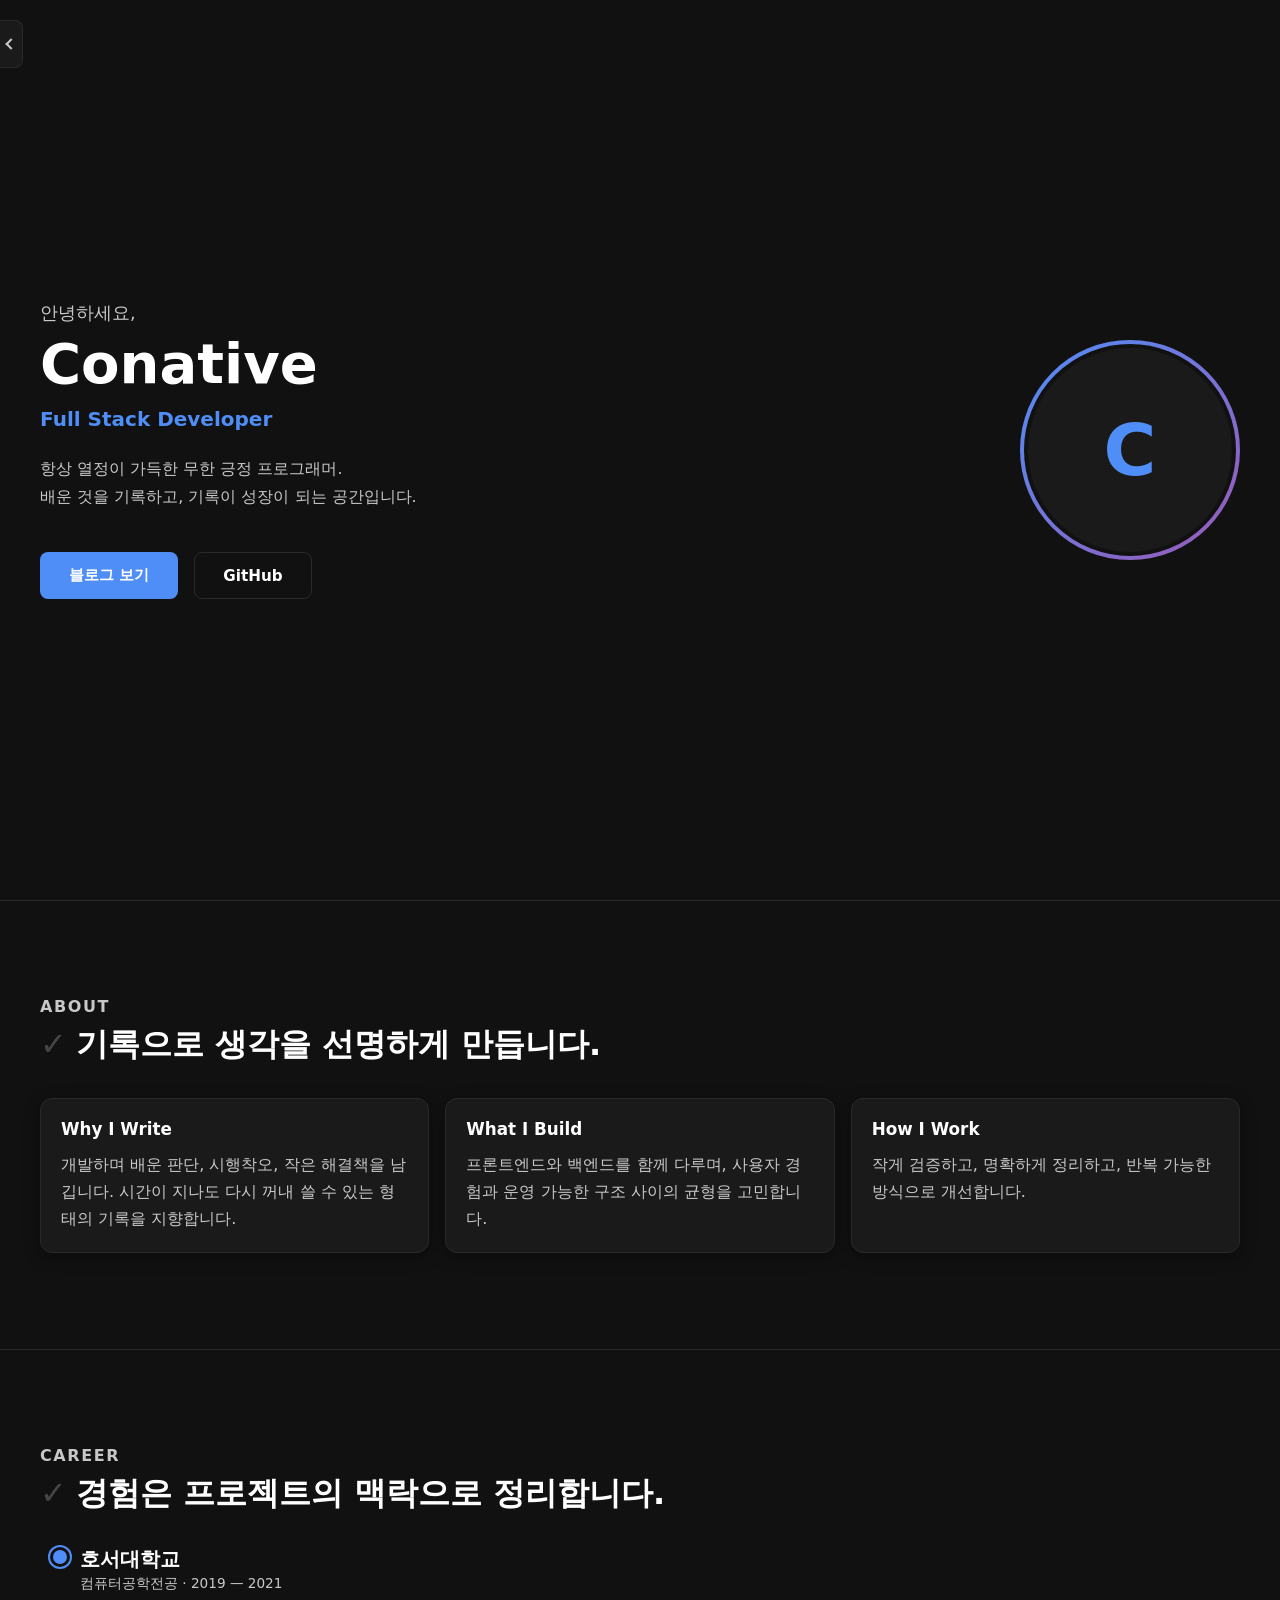
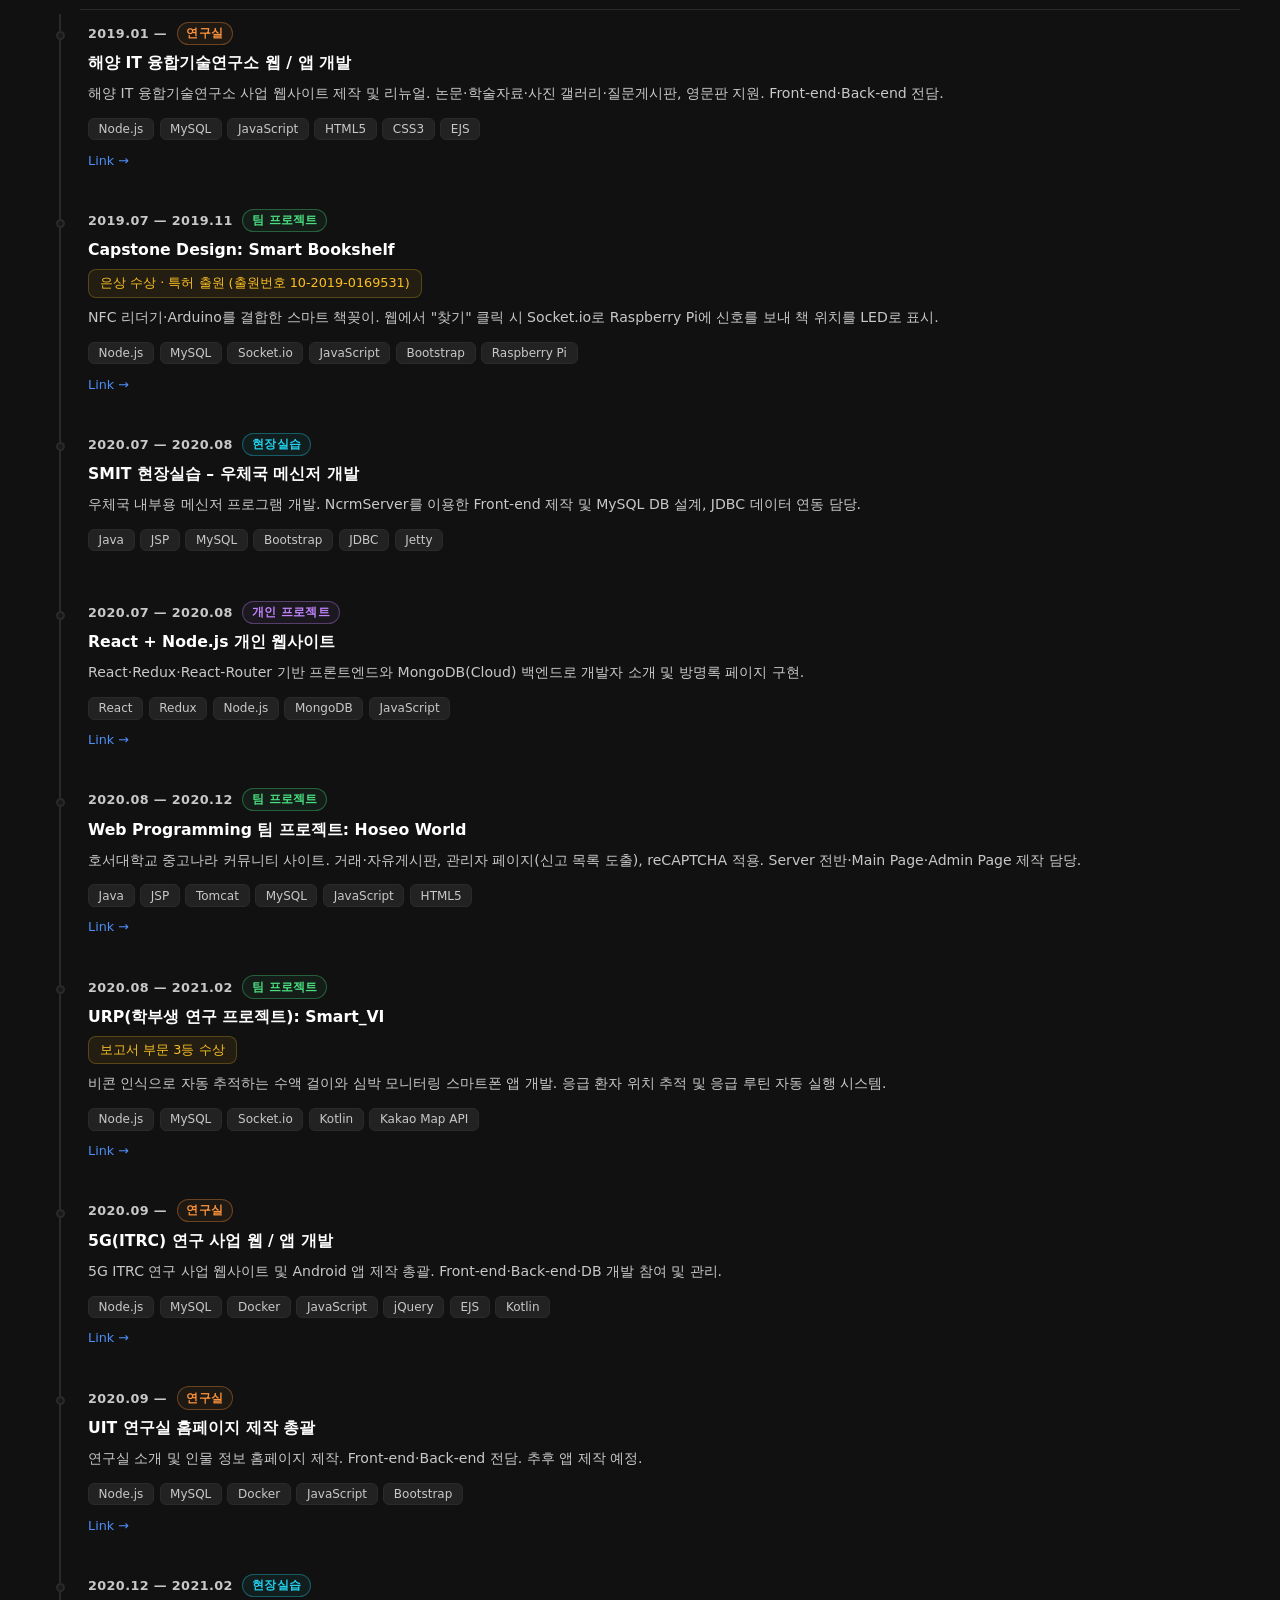
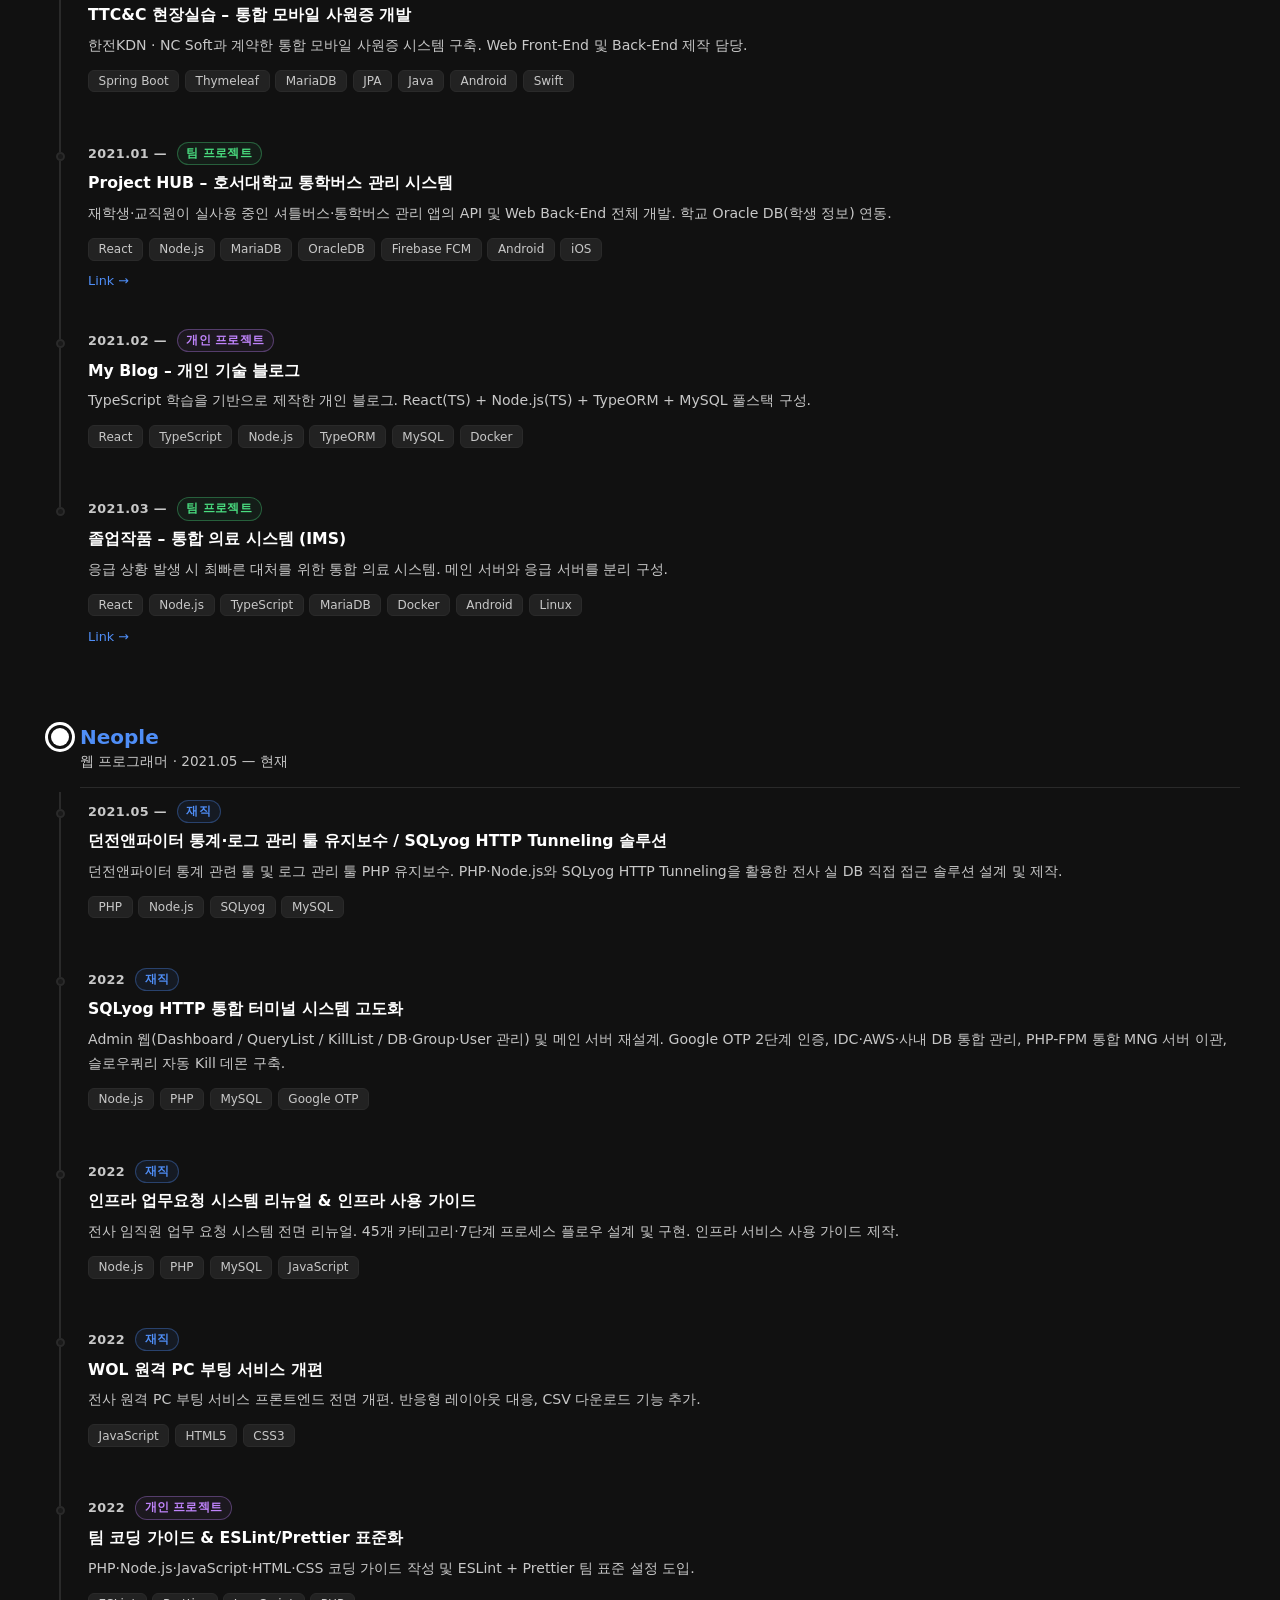
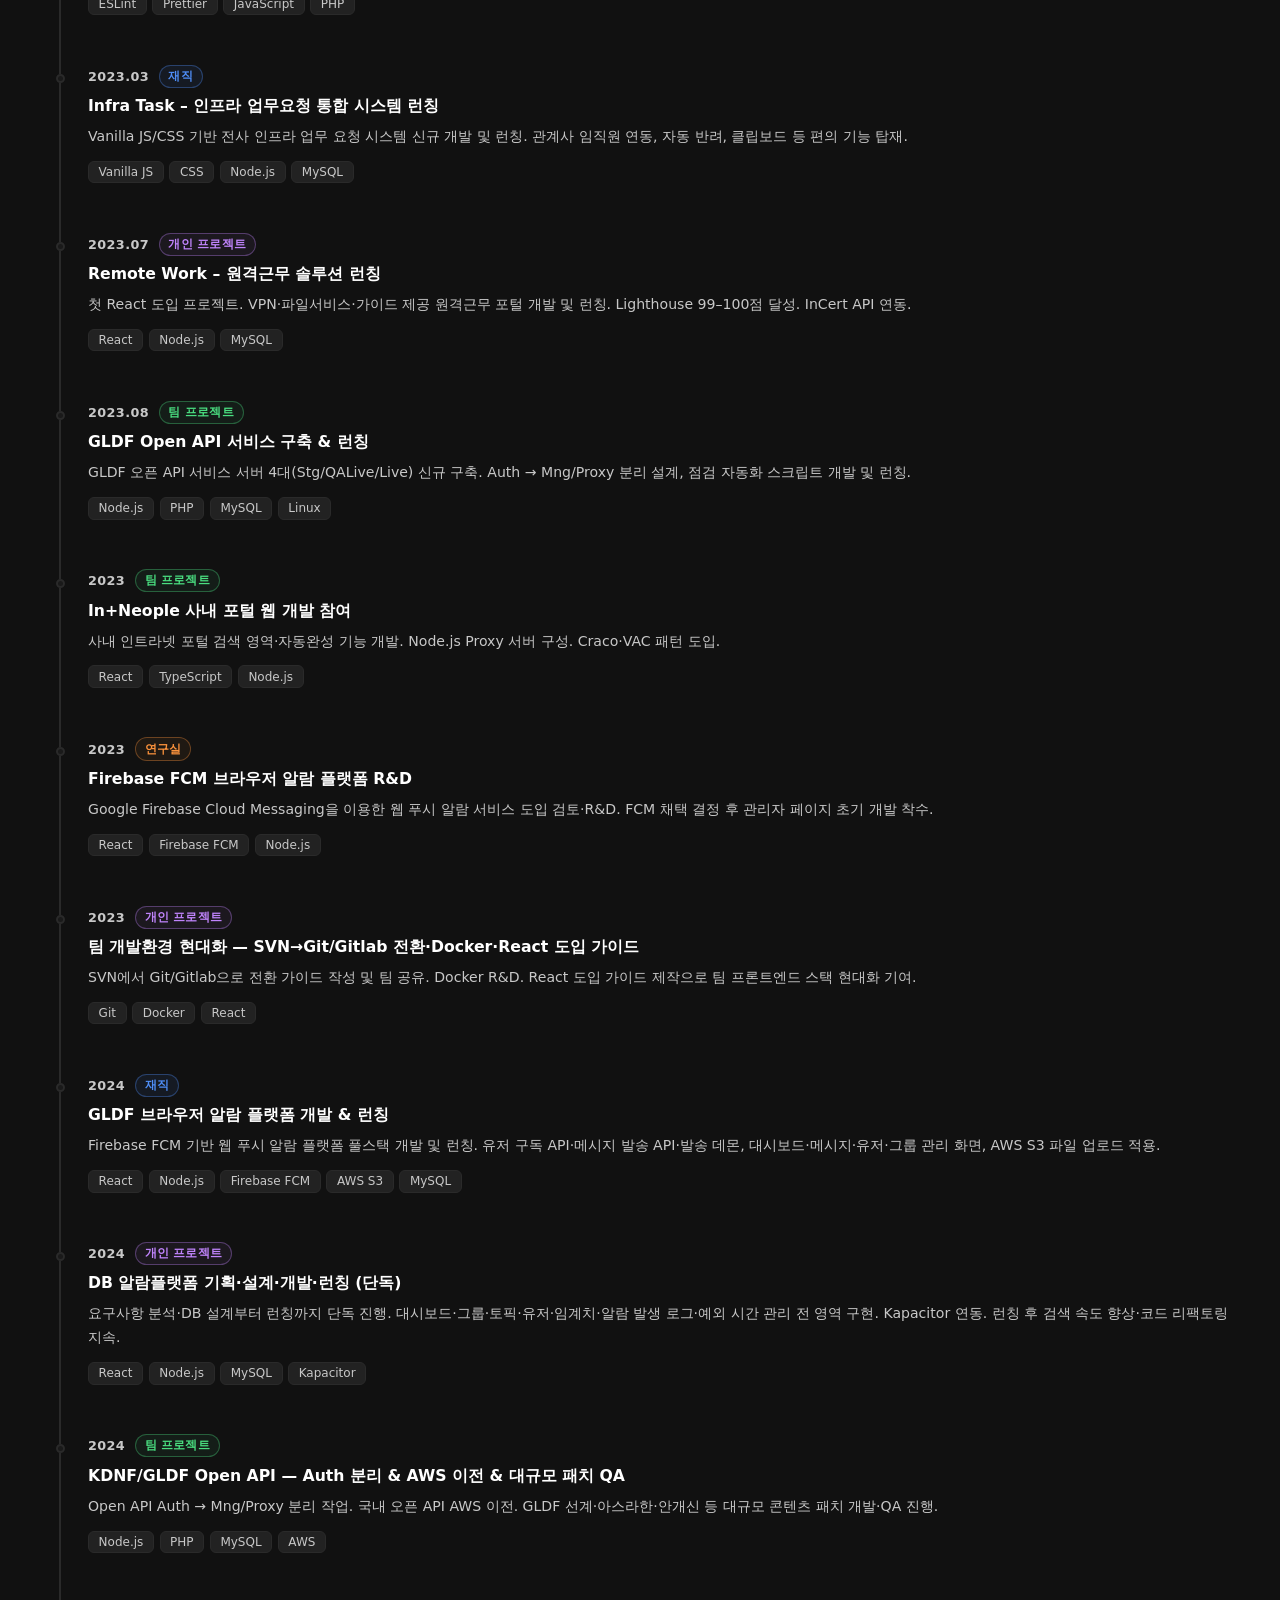
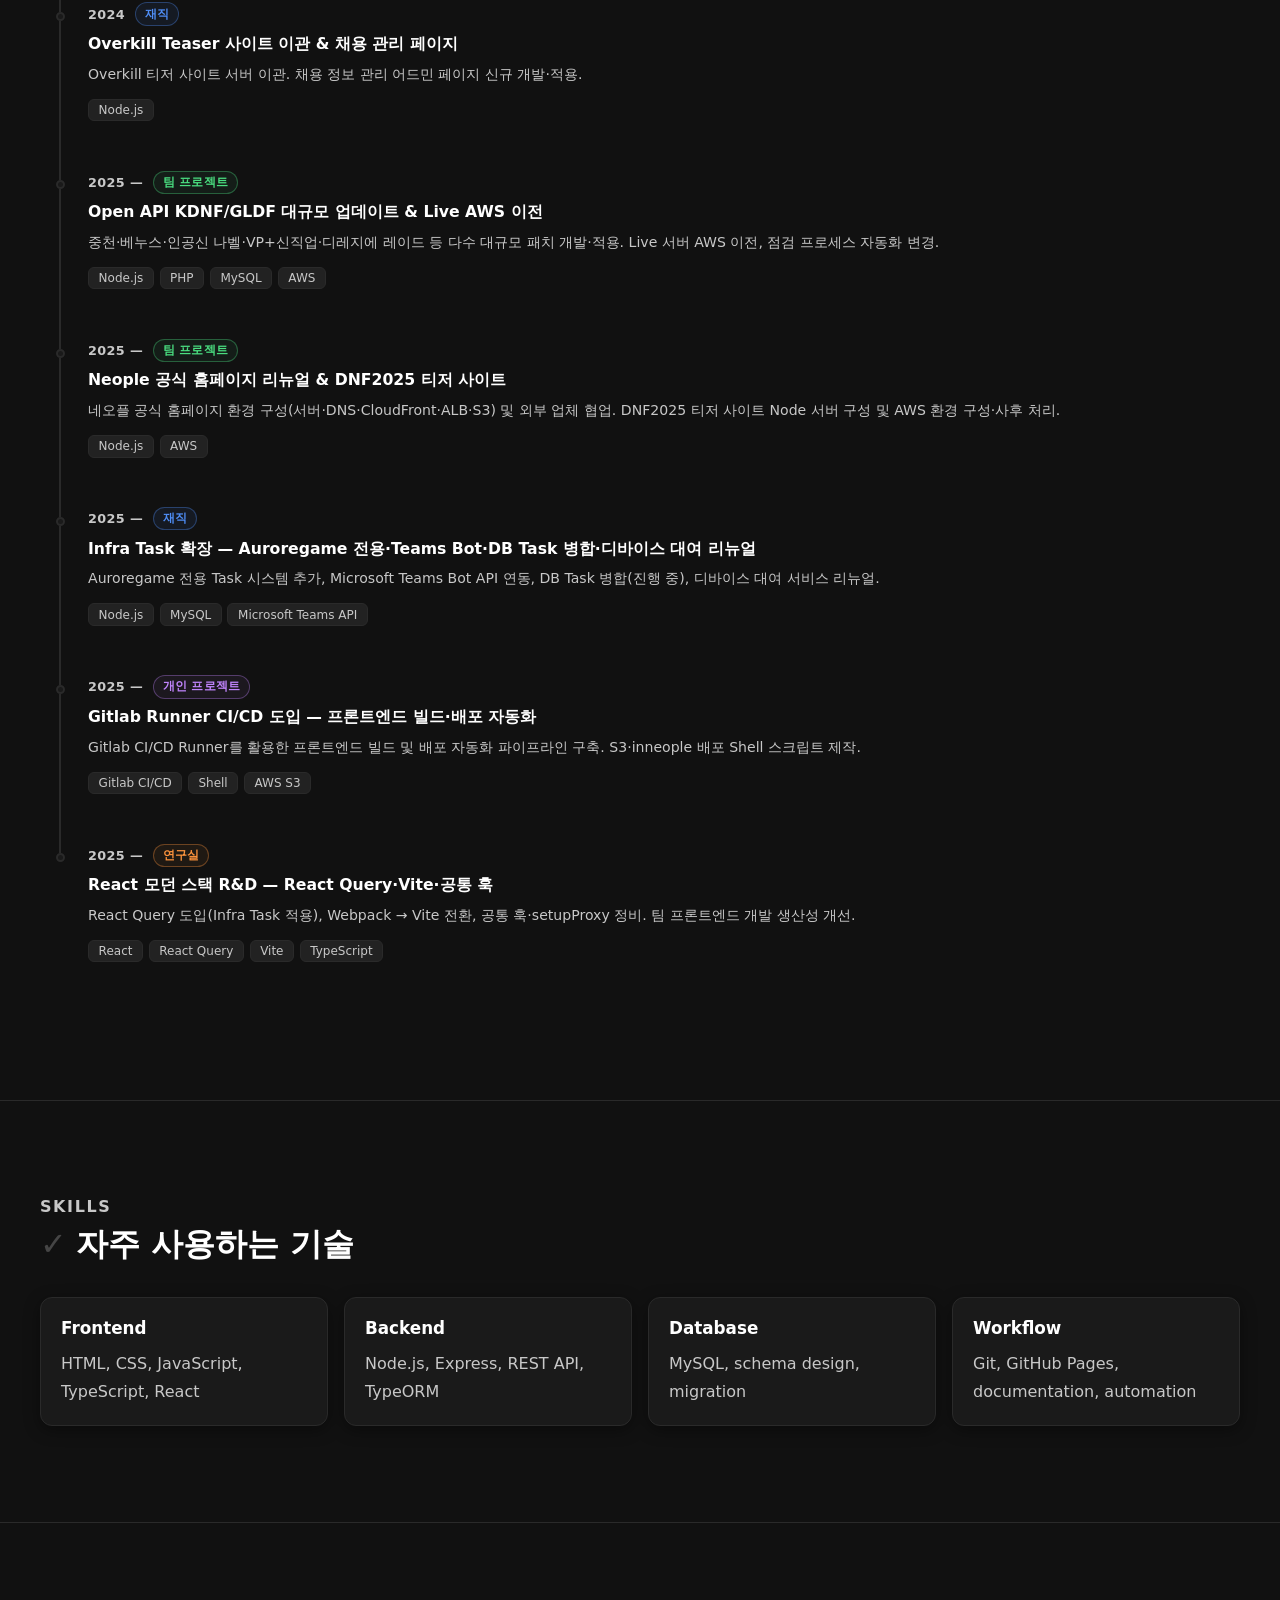
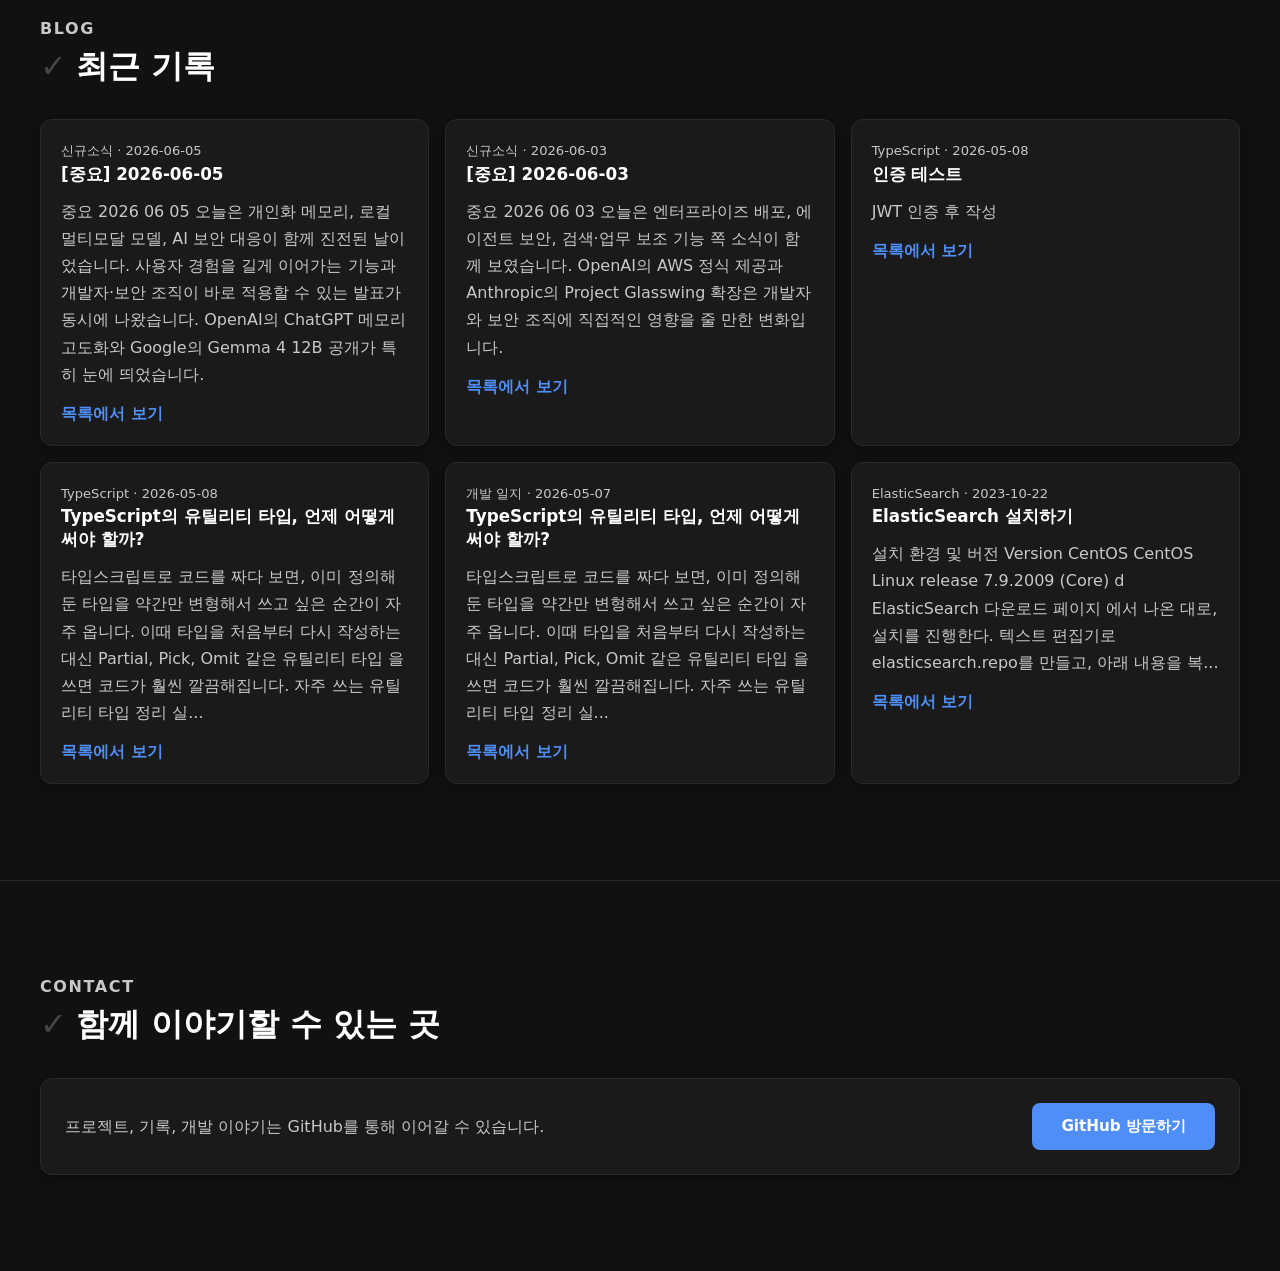
<file: index.html>
<!doctype html>
<html lang="ko">
<head>
    <meta charset="utf-8">
    <meta name="viewport" content="width=device-width, initial-scale=1">
    <meta name="description" content="Conative personal blog and portfolio">
    <title>Conative Blog</title>
    <link rel="stylesheet" href="assets/css/style.css?v=20260603-001">
</head>
<body>
    <nav class="main-navigation" id="site-navigation" aria-label="Primary navigation">
        <button class="expand-btn" id="nav-toggle" type="button" aria-label="메뉴 열고 닫기"></button>

        <section class="user-profile" aria-label="Profile">
            <a class="profile-avatar" href="#home" aria-label="홈으로 이동">C</a>
            <h2>Conative</h2>
            <p>기록하며 성장하는 개발자</p>
            <div class="profile-links">
                <a href="https://github.com/Positive-Conative" target="_blank" rel="noreferrer" aria-label="GitHub">GH</a>
                <a href="#contact" aria-label="Contact">CT</a>
            </div>
        </section>

        <hr class="nav-divider">

        <p class="nav-section-label">Categories</p>
        <div class="nav-body">
            <a href="#home" class="nav-link active">Home</a>
            <a href="#about" class="nav-link">About</a>
            <a href="#career" class="nav-link">Career</a>
            <a href="#skills" class="nav-link">Skills</a>
            <a href="blog/" class="nav-link">Blog</a>
            <a href="#contact" class="nav-link">Contact</a>
        </div>

        <button class="theme-toggle-btn" id="theme-toggle" type="button" aria-label="테마 전환">
            <span class="theme-toggle-icon" aria-hidden="true"></span>
            <span class="theme-toggle-label">Light Mode</span>
        </button>

        <footer class="nav-footer">&copy; <span id="current-year">2026</span> Conative</footer>
    </nav>

    <div class="nav-backdrop" id="nav-backdrop" hidden></div>

    <main class="container">
        <section class="hero-section reveal-section" id="home">
            <div class="hero-content">
                <div class="hero-text">
                    <p class="hero-greeting reveal" data-delay="0">안녕하세요,</p>
                    <h1 class="hero-name reveal" data-delay="1">Conative</h1>
                    <p class="hero-title reveal" data-delay="2">Full Stack Developer</p>
                    <p class="hero-desc reveal" data-delay="3">
                        항상 열정이 가득한 무한 긍정 프로그래머.<br>
                        배운 것을 기록하고, 기록이 성장이 되는 공간입니다.
                    </p>
                    <div class="hero-btns reveal" data-delay="4">
                        <a class="btn btn-primary" href="blog/">블로그 보기</a>
                        <a class="btn btn-secondary" href="https://github.com/Positive-Conative" target="_blank" rel="noreferrer">GitHub</a>
                    </div>
                </div>
                <div class="hero-image reveal" data-delay="5" aria-hidden="true">
                    <div class="hero-image-ring">
                        <div class="hero-profile-img">C</div>
                    </div>
                </div>
            </div>
        </section>

        <section class="content-section reveal-section" id="about">
            <div class="section-heading">
                <p>About</p>
                <h2>기록으로 생각을 선명하게 만듭니다.</h2>
            </div>
            <div class="about-grid">
                <article class="info-card">
                    <h3>Why I Write</h3>
                    <p>개발하며 배운 판단, 시행착오, 작은 해결책을 남깁니다. 시간이 지나도 다시 꺼내 쓸 수 있는 형태의 기록을 지향합니다.</p>
                </article>
                <article class="info-card">
                    <h3>What I Build</h3>
                    <p>프론트엔드와 백엔드를 함께 다루며, 사용자 경험과 운영 가능한 구조 사이의 균형을 고민합니다.</p>
                </article>
                <article class="info-card">
                    <h3>How I Work</h3>
                    <p>작게 검증하고, 명확하게 정리하고, 반복 가능한 방식으로 개선합니다.</p>
                </article>
            </div>
        </section>

        <section class="content-section reveal-section" id="career">
            <div class="section-heading">
                <p>Career</p>
                <h2>경험은 프로젝트의 맥락으로 정리합니다.</h2>
            </div>
            <div class="history-list" id="career-list" aria-live="polite">
                <div class="post-card-empty">연혁을 불러오는 중입니다.</div>
            </div>
        </section>

        <section class="content-section reveal-section" id="skills">
            <div class="section-heading">
                <p>Skills</p>
                <h2>자주 사용하는 기술</h2>
            </div>
            <div class="skill-grid">
                <article class="skill-card">
                    <h3>Frontend</h3>
                    <p>HTML, CSS, JavaScript, TypeScript, React</p>
                </article>
                <article class="skill-card">
                    <h3>Backend</h3>
                    <p>Node.js, Express, REST API, TypeORM</p>
                </article>
                <article class="skill-card">
                    <h3>Database</h3>
                    <p>MySQL, schema design, migration</p>
                </article>
                <article class="skill-card">
                    <h3>Workflow</h3>
                    <p>Git, GitHub Pages, documentation, automation</p>
                </article>
            </div>
        </section>

        <section class="content-section reveal-section" id="blog">
            <div class="section-heading">
                <p>Blog</p>
                <h2>최근 기록</h2>
            </div>
            <div class="post-grid" id="recent-posts" aria-live="polite">
                <div class="post-card-empty">최근 글을 불러오는 중입니다.</div>
            </div>
        </section>

        <section class="content-section contact-section reveal-section" id="contact">
            <div class="section-heading">
                <p>Contact</p>
                <h2>함께 이야기할 수 있는 곳</h2>
            </div>
            <div class="contact-panel">
                <p>프로젝트, 기록, 개발 이야기는 GitHub를 통해 이어갈 수 있습니다.</p>
                <a class="btn btn-primary" href="https://github.com/Positive-Conative" target="_blank" rel="noreferrer">GitHub 방문하기</a>
            </div>
        </section>
    </main>

    <script src="assets/js/site-data.js?v=20260603-001"></script>
    <script src="assets/js/career.js?v=20260603-001"></script>
    <script src="assets/js/main.js?v=20260603-001"></script>
</body>
</html>
</file>
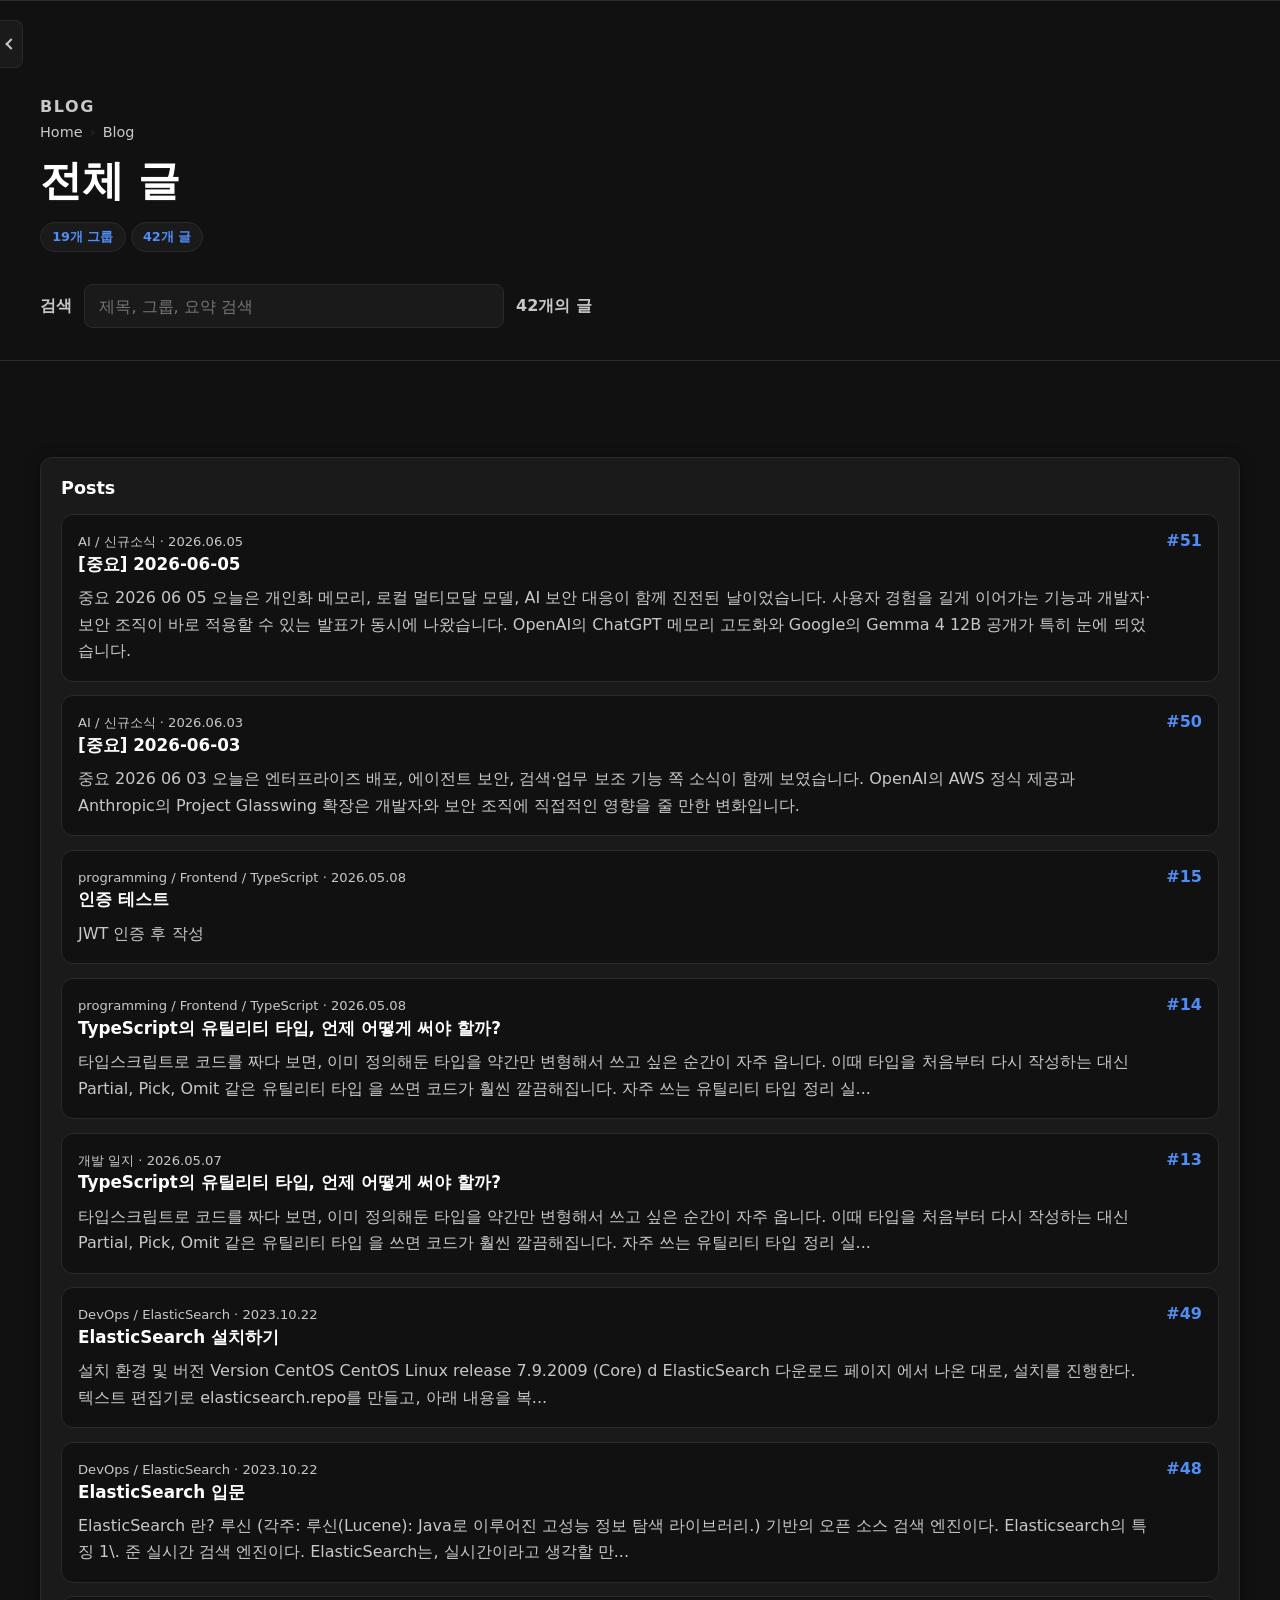
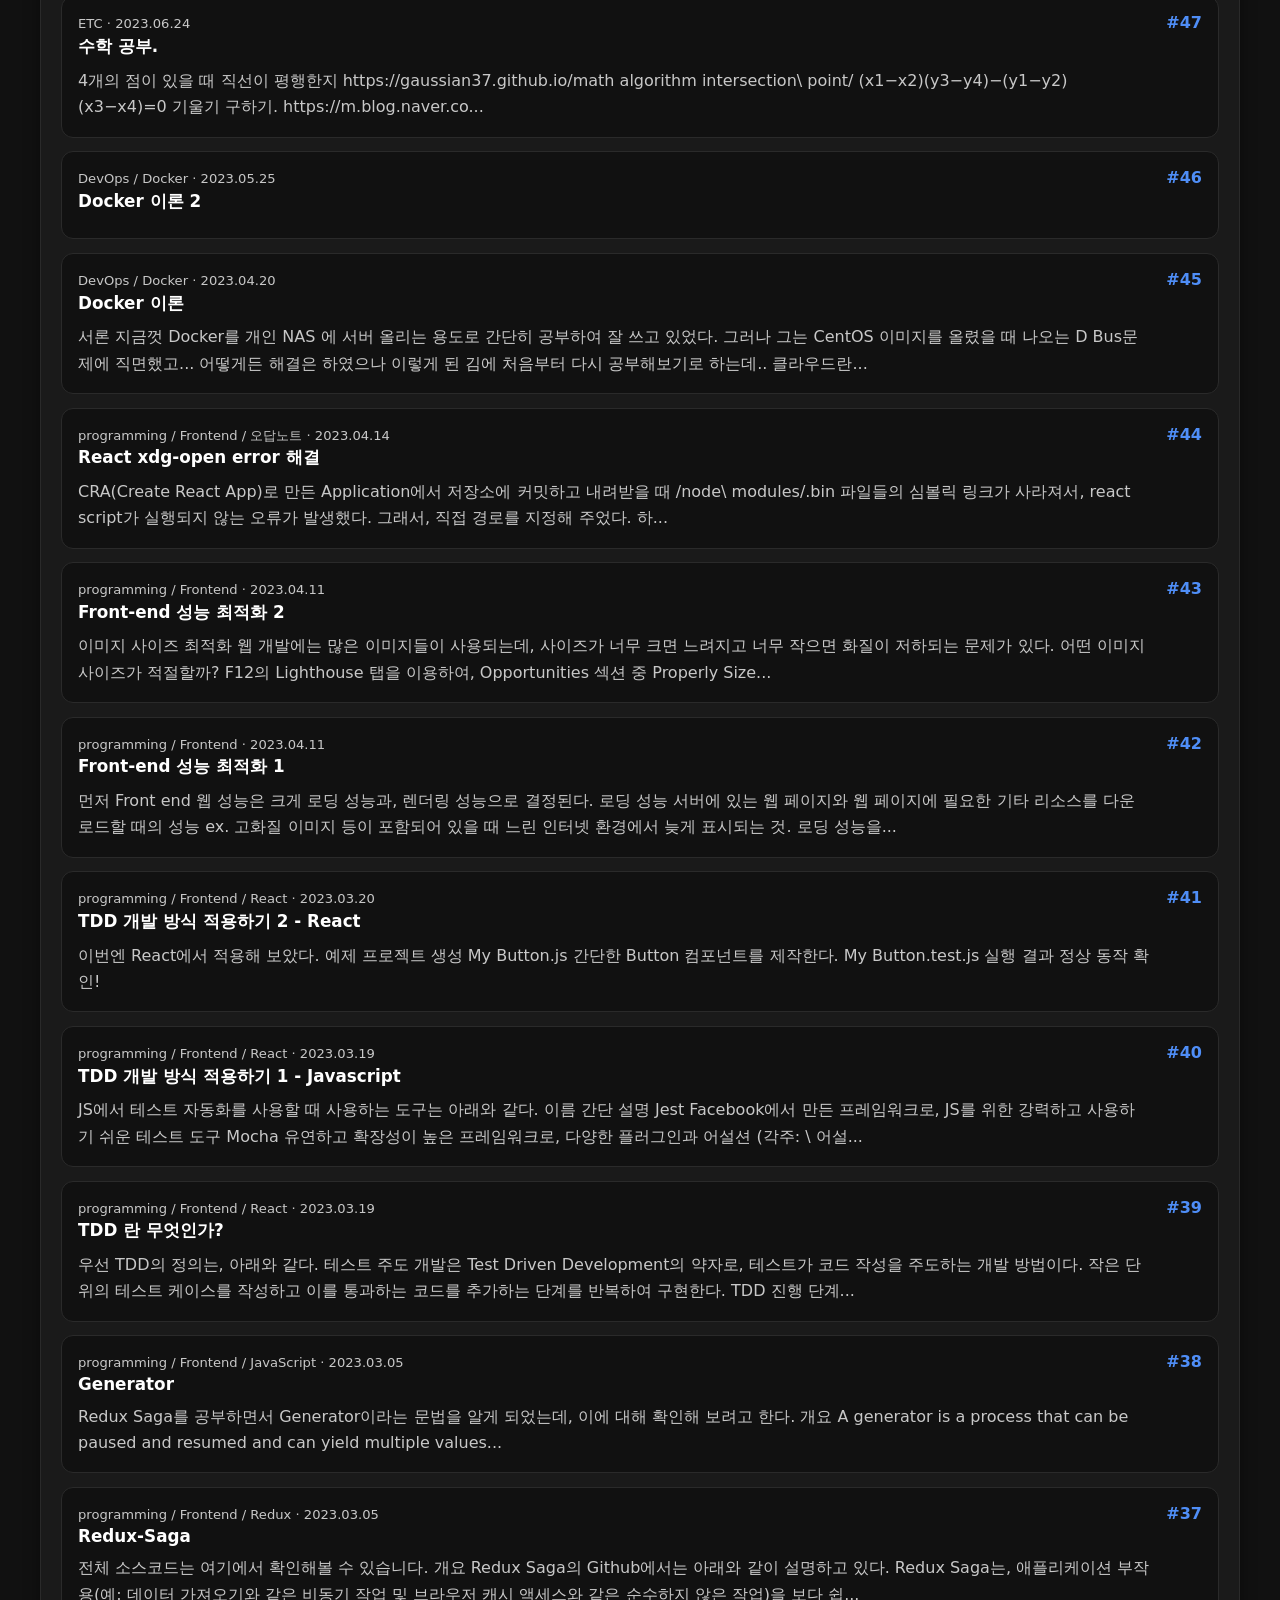
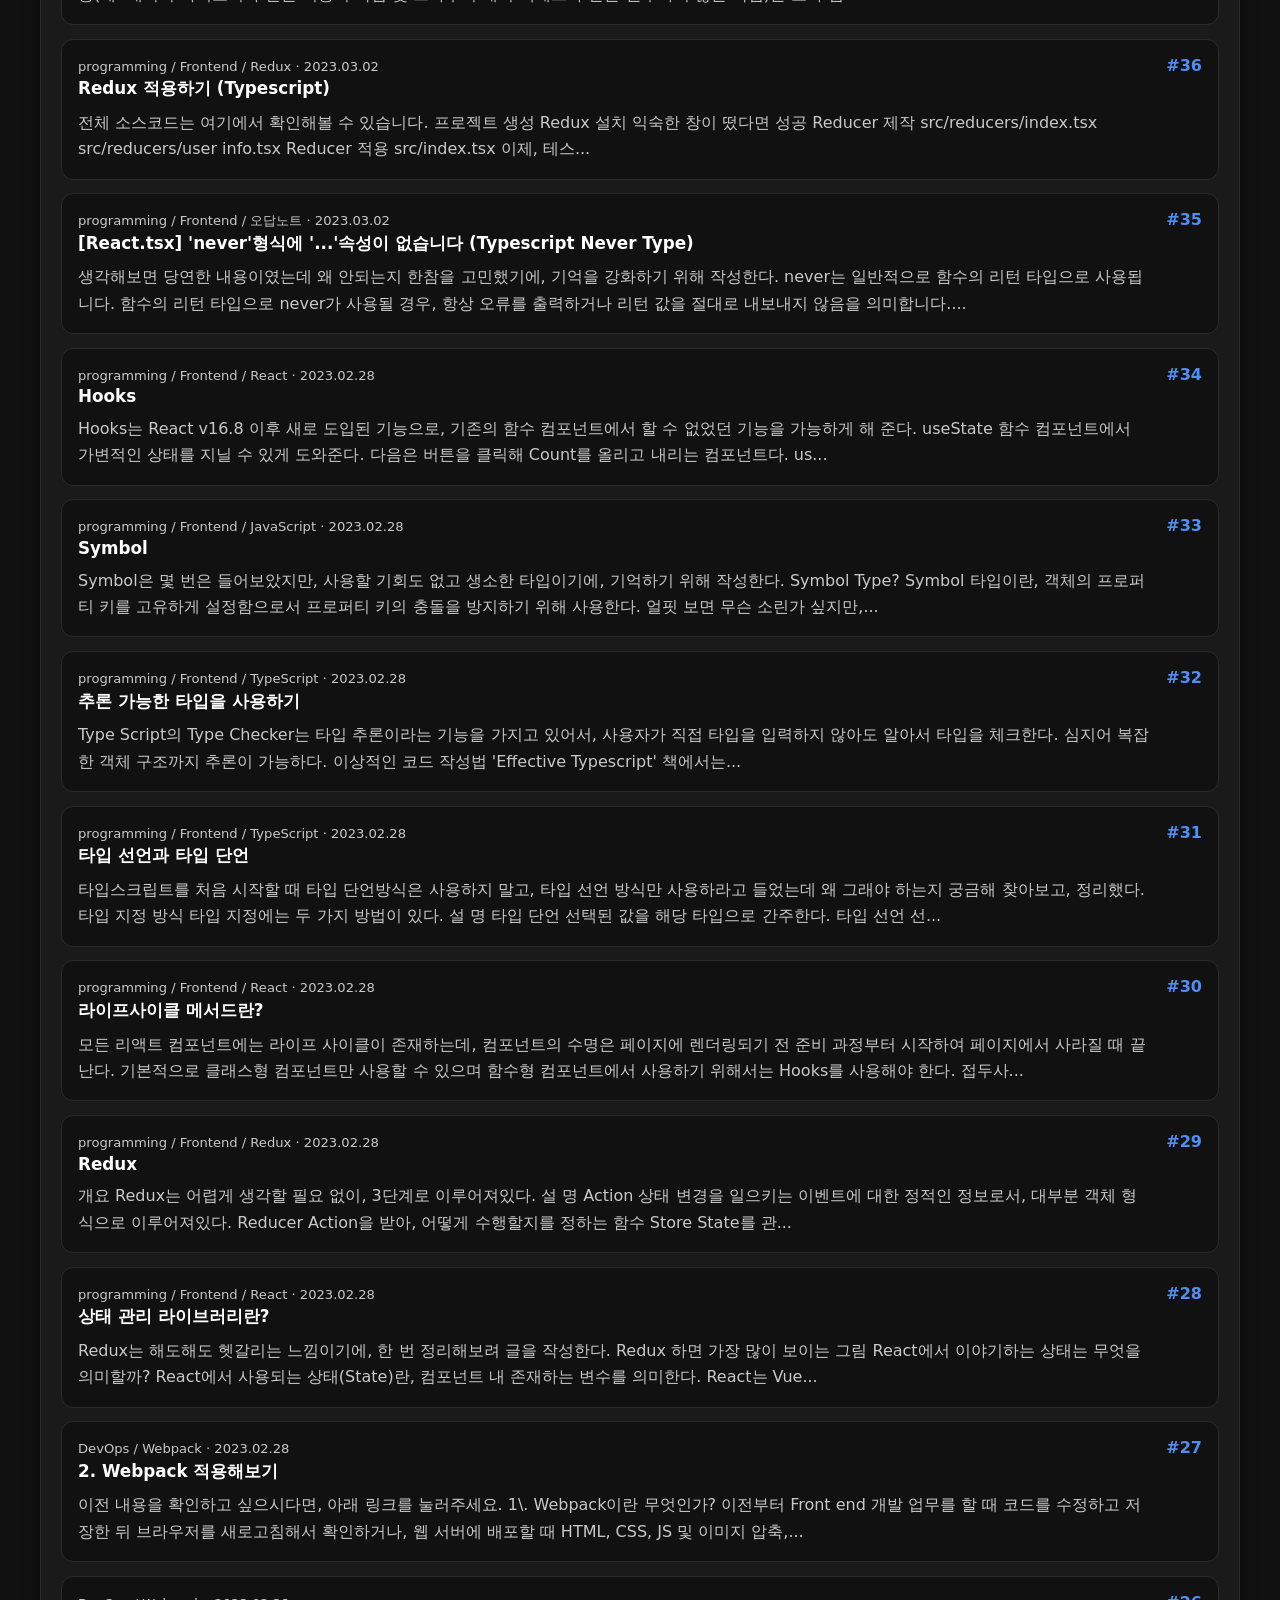
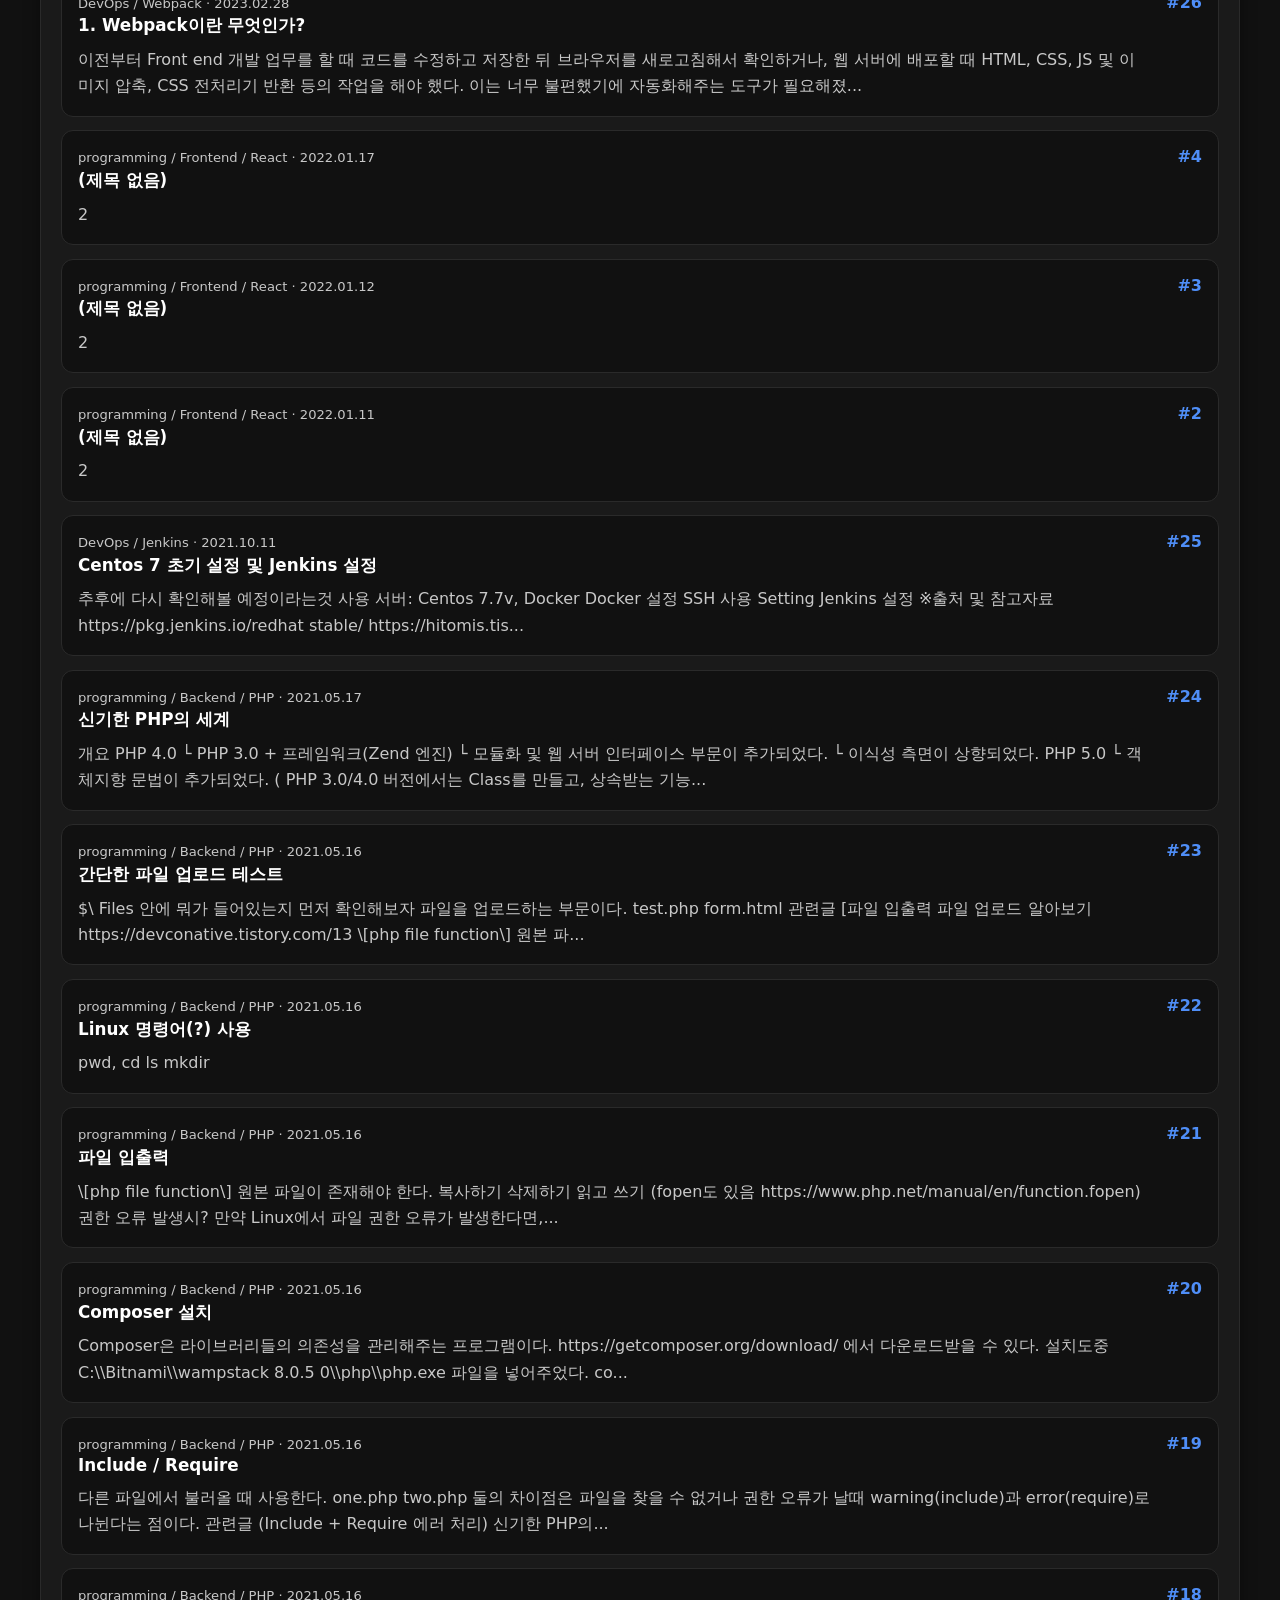
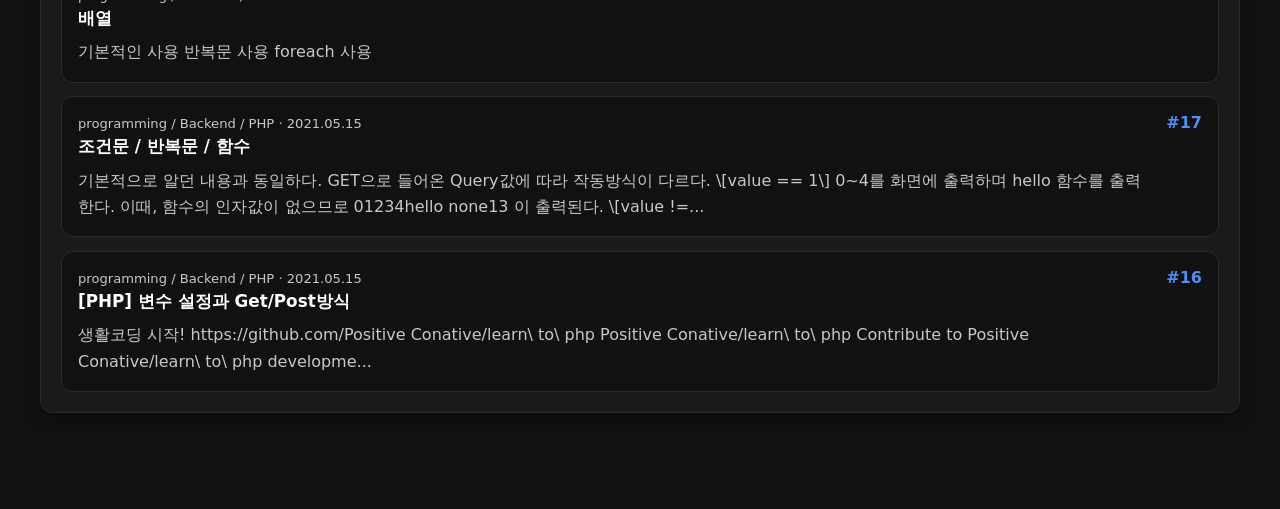
<file: blog/index.html>
<!doctype html>
<html lang="ko">
<head>
    <meta charset="utf-8">
    <meta name="viewport" content="width=device-width, initial-scale=1">
    <meta name="description" content="Conative blog posts and categories">
    <title>Blog · Conative</title>
    <link rel="stylesheet" href="../assets/css/style.css?v=20260603-001">
</head>
<body class="blog-page">
    <nav class="main-navigation" id="site-navigation" aria-label="Primary navigation">
        <button class="expand-btn" id="nav-toggle" type="button" aria-label="메뉴 열고 닫기"></button>

        <section class="user-profile" aria-label="Profile">
            <a class="profile-avatar" href="../#home" aria-label="홈으로 이동">C</a>
            <h2>Conative</h2>
            <p>기록하며 성장하는 개발자</p>
            <div class="profile-links">
                <a href="https://github.com/Positive-Conative" target="_blank" rel="noreferrer" aria-label="GitHub">GH</a>
                <a href="../#contact" aria-label="Contact">CT</a>
            </div>
        </section>

        <hr class="nav-divider">

        <p class="nav-section-label">Navigation</p>
        <div class="nav-body">
            <a href="../#home" class="nav-link">Home</a>
            <a href="../#about" class="nav-link">About</a>
            <a href="../#career" class="nav-link">Career</a>
            <a href="../#skills" class="nav-link">Skills</a>
            <a href="./" class="nav-link active">Blog</a>
            <a href="../#contact" class="nav-link">Contact</a>
        </div>

        <button class="theme-toggle-btn" id="theme-toggle" type="button" aria-label="테마 전환">
            <span class="theme-toggle-icon" aria-hidden="true"></span>
            <span class="theme-toggle-label">Light Mode</span>
        </button>

        <footer class="nav-footer">&copy; <span id="current-year">2026</span> Conative</footer>
    </nav>

    <div class="nav-backdrop" id="nav-backdrop" hidden></div>

    <main class="container">
        <section class="content-section blog-hero reveal-section" id="blog-home">
            <div class="section-heading">
                <p>Blog</p>
                <nav class="breadcrumb" id="blog-breadcrumb" aria-label="breadcrumb"></nav>
                <h1 id="blog-title">전체 글</h1>
                <span class="blog-count-pill" id="blog-group-count">그룹 불러오는 중</span>
                <span class="blog-count-pill" id="blog-post-count">글 불러오는 중</span>
            </div>
            <div class="blog-toolbar">
                <label class="blog-search-label" for="blog-search">검색</label>
                <input id="blog-search" class="blog-search" type="search" placeholder="제목, 그룹, 요약 검색">
                <span id="blog-summary" class="blog-summary">0개의 글</span>
            </div>
        </section>

        <section class="blog-layout content-section reveal-section">
            <section class="blog-posts" aria-label="Blog posts">
                <h2>Posts</h2>
                <div class="blog-post-list" id="blog-post-list"></div>
            </section>
        </section>
    </main>

    <script src="../assets/js/site-data.js?v=20260603-001"></script>
    <script src="../assets/js/blog.js?v=20260603-001"></script>
    <script src="../assets/js/main.js?v=20260603-001"></script>
</body>
</html>
</file>
<file: assets/css/style.css>
:root {
    --main-navigation-width: 15rem;
    --content-padding-h: 2.5rem;
    --card-border-radius: 0.75rem;
    --bg-dark: #111111;
    --bg-dark-card: #1a1a1a;
    --bg-dark-hover: #222222;
    --text-primary: #ffffff;
    --text-secondary: #c8c8c8;
    --accent: #4f8ef7;
    --accent-hover: #3a7de8;
    --border-dark: #2a2a2a;
    --shadow-card: 0 4px 16px rgba(0, 0, 0, 0.4);
    --accent-glow: rgba(79, 142, 247, 0.18);
    color-scheme: dark;
}

html[data-theme="light"] {
    --bg-dark: #ffffff;
    --bg-dark-card: #f7f8fa;
    --bg-dark-hover: #eef0f4;
    --text-primary: #111111;
    --text-secondary: #5a5f66;
    --accent: #2668d4;
    --accent-hover: #1f56b3;
    --border-dark: #e2e5ea;
    --shadow-card: 0 4px 16px rgba(17, 17, 17, 0.08);
    --accent-glow: rgba(38, 104, 212, 0.16);
    color-scheme: light;
}

*,
*::before,
*::after {
    box-sizing: border-box;
}

html {
    scroll-behavior: smooth;
}

body {
    margin: 0;
    min-height: 100vh;
    background: var(--bg-dark);
    color: var(--text-primary);
    font-family: system-ui, -apple-system, BlinkMacSystemFont, "Segoe UI", sans-serif;
}

a {
    color: inherit;
    text-decoration: none;
}

.main-navigation {
    position: fixed;
    inset: 0 auto 0 calc(0px - var(--main-navigation-width));
    width: var(--main-navigation-width);
    background: var(--bg-dark);
    border-right: 1px solid var(--border-dark);
    color: var(--text-primary);
    display: flex;
    flex-direction: column;
    transition: left 0.35s ease;
    z-index: 100;
}

.main-navigation.open {
    left: 0;
}

.container {
    min-height: 100vh;
    background: var(--bg-dark);
    transition: margin-left 0.35s ease, width 0.35s ease;
}

.main-navigation.open ~ .container {
    width: calc(100% - var(--main-navigation-width));
    margin-left: var(--main-navigation-width);
}

.expand-btn {
    position: absolute;
    top: 1.25rem;
    left: 100%;
    width: 1.5rem;
    height: 3rem;
    border: 1px solid var(--border-dark);
    border-left: 0;
    border-radius: 0 0.5rem 0.5rem 0;
    background: var(--bg-dark-card);
    cursor: pointer;
}

.expand-btn::after {
    content: "";
    position: absolute;
    inset: 0;
    width: 0.5rem;
    height: 0.5rem;
    margin: auto;
    border-top: 2px solid var(--text-secondary);
    border-right: 2px solid var(--text-secondary);
    transform: rotate(-135deg);
    transition: transform 0.35s ease, border-color 0.25s ease;
}

.main-navigation.open .expand-btn::after {
    transform: rotate(45deg);
}

.expand-btn:hover {
    background: var(--bg-dark-hover);
}

.expand-btn:hover::after {
    border-color: var(--text-primary);
}

.nav-backdrop {
    position: fixed;
    inset: 0;
    background: rgba(0, 0, 0, 0.45);
    z-index: 90;
}

.user-profile {
    padding: 1.5rem 1.25rem 1.25rem;
    text-align: center;
}

.profile-avatar {
    width: 5.5rem;
    height: 5.5rem;
    margin: 0 auto;
    border-radius: 50%;
    border: 2px solid var(--border-dark);
    background: linear-gradient(135deg, var(--accent), #9b59b6);
    box-shadow: var(--shadow-card);
    display: grid;
    place-items: center;
    color: #ffffff;
    font-size: 2rem;
    font-weight: 800;
}

.user-profile h2 {
    margin: 0.875rem 0 0.25rem;
    font-size: 1.1rem;
}

.user-profile p {
    margin: 0;
    color: var(--text-secondary);
    font-size: 0.8rem;
    line-height: 1.5;
}

.profile-links {
    display: flex;
    justify-content: center;
    gap: 0.625rem;
    margin-top: 1rem;
}

.profile-links a {
    width: 2.25rem;
    height: 2.25rem;
    border-radius: 50%;
    border: 1px solid var(--border-dark);
    background: var(--bg-dark-card);
    display: grid;
    place-items: center;
    color: var(--text-secondary);
    font-size: 0.72rem;
    font-weight: 700;
    transition: transform 0.2s ease, border-color 0.2s ease, color 0.2s ease;
}

.profile-links a:hover {
    border-color: var(--accent);
    color: var(--text-primary);
    transform: translateY(-2px);
}

.nav-divider {
    width: calc(100% - 2.5rem);
    height: 1px;
    margin: 0 1.25rem;
    border: 0;
    background: var(--border-dark);
}

.nav-section-label {
    margin: 0;
    padding: 1rem 1.25rem 0.5rem;
    color: var(--text-secondary);
    font-size: 0.7rem;
    font-weight: 700;
    letter-spacing: 0.12em;
    text-transform: uppercase;
}

.nav-body {
    flex: 1 1 auto;
    overflow-y: auto;
    padding: 0 0.625rem 1rem;
}

.nav-link {
    height: 2.5rem;
    padding: 0 0.625rem;
    border-radius: 0.5rem;
    color: var(--text-secondary);
    display: flex;
    align-items: center;
    font-size: 0.9rem;
    transition: background-color 0.2s ease, color 0.2s ease;
}

.nav-link:hover,
.nav-link.active {
    background: var(--bg-dark-hover);
    color: var(--accent);
}

.nav-group-wrapper {
    margin: 0;
}

.nav-group {
    position: relative;
    min-height: 2.5rem;
    margin: 0 0.625rem;
    padding: 0 0.625rem;
    border-radius: 0.5rem;
    color: var(--text-secondary);
    display: flex;
    align-items: center;
    gap: 0.375rem;
    transition: background-color 0.2s ease, color 0.2s ease;
}

.nav-group:hover,
.nav-group.active {
    background: var(--bg-dark-hover);
    color: var(--accent);
}

.nav-group > a {
    flex: 1 1 auto;
    min-width: 0;
    display: flex;
    align-items: center;
    justify-content: space-between;
    gap: 0.5rem;
    color: inherit;
    font-size: 0.875rem;
    letter-spacing: 0.01em;
}

.nav-group > a span {
    min-width: 0;
    overflow: hidden;
    text-overflow: ellipsis;
    white-space: nowrap;
}

.nav-group > a small {
    flex: 0 0 auto;
    color: var(--text-secondary);
    font-size: 0.72rem;
}

.expand-navigator,
.expand-spacer {
    flex: 0 0 auto;
    width: 1.25rem;
    height: 1.25rem;
}

.expand-navigator {
    border: 0;
    border-radius: 0.25rem;
    background: transparent;
    display: grid;
    place-items: center;
    cursor: pointer;
}

.expand-navigator:hover {
    background: var(--border-dark);
}

.expand-navigator::after {
    content: "";
    width: 0.4rem;
    height: 0.4rem;
    border-right: 2px solid var(--text-secondary);
    border-bottom: 2px solid var(--text-secondary);
    transform: rotate(-45deg);
    transition: transform 0.25s ease, border-color 0.2s ease;
}

.nav-group.expand .expand-navigator::after {
    transform: rotate(45deg);
}

.nav-item {
    height: 0;
    visibility: hidden;
    overflow: hidden;
    display: none;
}

.nav-group.expand ~ .nav-item {
    height: auto;
    visibility: visible;
    display: block;
    margin-top: 0.125rem;
}

.theme-toggle-btn {
    margin: 0 1.25rem 1rem;
    height: 2.5rem;
    border: 1px solid var(--border-dark);
    border-radius: 0.5rem;
    background: var(--bg-dark-card);
    color: var(--text-primary);
    display: flex;
    align-items: center;
    justify-content: center;
    gap: 0.5rem;
    cursor: pointer;
}

.theme-toggle-icon {
    width: 0.9rem;
    height: 0.9rem;
    border-radius: 50%;
    background: var(--accent);
    box-shadow: 0 0 0.8rem var(--accent-glow);
}

.nav-footer {
    padding: 0.875rem 1.25rem;
    border-top: 1px solid var(--border-dark);
    color: var(--text-secondary);
    font-size: 0.7rem;
    text-align: center;
}

.hero-section {
    min-height: 100vh;
    padding: 0 var(--content-padding-h);
    display: flex;
    align-items: center;
}

.hero-content {
    width: 100%;
    display: flex;
    align-items: center;
    justify-content: space-between;
    gap: 3rem;
}

.hero-text {
    flex: 1;
}

.hero-greeting,
.section-heading p,
.post-meta {
    color: var(--text-secondary);
}

.hero-greeting {
    margin: 0 0 0.5rem;
    font-size: 1.1rem;
}

.hero-name {
    margin: 0 0 0.75rem;
    color: var(--text-primary);
    font-size: 3.5rem;
    line-height: 1.1;
    font-weight: 800;
}

.hero-title {
    margin: 0 0 1.5rem;
    color: var(--accent);
    font-size: 1.25rem;
    font-weight: 700;
}

.hero-desc {
    max-width: 480px;
    margin: 0 0 2.5rem;
    color: var(--text-secondary);
    line-height: 1.8;
}

.hero-btns,
.contact-panel {
    display: flex;
    gap: 1rem;
    flex-wrap: wrap;
}

.btn {
    display: inline-flex;
    min-height: 2.75rem;
    align-items: center;
    justify-content: center;
    padding: 0.75rem 1.75rem;
    border-radius: 0.5rem;
    border: 1px solid transparent;
    font-size: 0.95rem;
    font-weight: 700;
    transition: background-color 0.25s ease, border-color 0.25s ease, color 0.25s ease, box-shadow 0.25s ease;
}

.btn-primary {
    background: var(--accent);
    color: #ffffff;
}

.btn-primary:hover {
    background: var(--accent-hover);
    box-shadow: 0 4px 16px rgba(79, 142, 247, 0.35);
}

.btn-secondary {
    border-color: var(--border-dark);
    color: var(--text-primary);
}

.btn-secondary:hover {
    border-color: var(--accent);
    color: var(--accent);
}

.hero-image {
    flex-shrink: 0;
}

.hero-image-ring {
    width: 220px;
    height: 220px;
    padding: 4px;
    border-radius: 50%;
    background: linear-gradient(135deg, var(--accent), #9b59b6);
}

.hero-profile-img {
    width: 100%;
    height: 100%;
    border: 4px solid var(--bg-dark);
    border-radius: 50%;
    background: var(--bg-dark-card);
    display: grid;
    place-items: center;
    color: var(--accent);
    font-size: 4.5rem;
    font-weight: 800;
}

.content-section {
    padding: 6rem var(--content-padding-h);
    border-top: 1px solid var(--border-dark);
}

.section-heading {
    max-width: 720px;
    margin-bottom: 2rem;
}

.section-heading p {
    margin: 0 0 0.5rem;
    font-weight: 700;
    letter-spacing: 0.1em;
    text-transform: uppercase;
}

.section-heading h2 {
    margin: 0;
    font-size: 2rem;
    line-height: 1.3;
    word-break: keep-all;
}

.content-section .section-heading h2::before {
    content: "✓";
    margin-right: 0.55rem;
    color: rgba(255, 255, 255, 0.22);
}

html[data-theme="light"] .content-section .section-heading h2::before {
    color: rgba(17, 17, 17, 0.22);
}

.about-grid,
.skill-grid,
.post-grid {
    display: grid;
    grid-template-columns: repeat(3, minmax(0, 1fr));
    gap: 1rem;
}

.skill-grid {
    grid-template-columns: repeat(4, minmax(0, 1fr));
}

.info-card,
.skill-card,
.post-card,
.timeline-item,
.contact-panel {
    border: 1px solid var(--border-dark);
    border-radius: var(--card-border-radius);
    background: var(--bg-dark-card);
    box-shadow: var(--shadow-card);
}

.info-card,
.skill-card,
.post-card {
    padding: 1.25rem;
}

.info-card h3,
.skill-card h3,
.post-card h3,
.timeline-item h3 {
    margin: 0 0 0.75rem;
    font-size: 1.05rem;
}

.info-card p,
.skill-card p,
.post-card p,
.timeline-item p,
.contact-panel p {
    margin: 0;
    color: var(--text-secondary);
    line-height: 1.7;
}

.timeline {
    display: grid;
    gap: 1rem;
}

.career-timeline {
    margin-top: 0;
}

.career-phase {
    margin-bottom: 0;
}

.career-phase-header {
    display: grid;
    grid-template-columns: 2.5rem 1fr;
    align-items: start;
    margin-top: 3rem;
    margin-bottom: 0;
    position: relative;
}

.career-phase:first-child .career-phase-header {
    margin-top: 0;
}

.career-phase-spine {
    display: flex;
    flex-direction: column;
    align-items: center;
    padding-top: 0.2rem;
    height: 100%;
}

.career-phase-dot {
    display: block;
    width: 14px;
    height: 14px;
    border-radius: 50%;
    background: var(--accent);
    box-shadow: 0 0 0 3px var(--bg-dark), 0 0 0 5px var(--accent);
    flex-shrink: 0;
    position: relative;
    z-index: 1;
}

.career-phase-header.is-work .career-phase-dot {
    width: 18px;
    height: 18px;
    background: var(--text-primary);
    box-shadow: 0 0 0 3px var(--bg-dark), 0 0 0 6px var(--text-primary);
}

.career-phase-label {
    display: flex;
    flex-direction: column;
    gap: 0.25rem;
    padding-bottom: 1rem;
    border-bottom: 1px solid var(--border-dark);
    margin-bottom: 0.25rem;
}

.career-phase-name {
    font-size: 1.25rem;
    color: var(--text-primary);
    line-height: 1.2;
    font-weight: 800;
}

.career-phase-header.is-work .career-phase-name {
    color: var(--accent);
}

.career-phase-sub {
    font-size: 0.85rem;
    color: var(--text-secondary);
}

.blog-count-pill {
    display: inline-flex;
    align-items: center;
    min-height: 1.8rem;
    padding: 0.35rem 0.7rem;
    border: 1px solid var(--border-dark);
    border-radius: 999px;
    background: var(--bg-dark-card);
    color: var(--accent);
    font-size: 0.8rem;
    font-weight: 700;
}

.career-entry {
    display: grid;
    grid-template-columns: 2.5rem 1fr;
    align-items: stretch;
    min-height: 3rem;
}

.career-entry-spine {
    display: flex;
    flex-direction: column;
    align-items: center;
}

.career-entry-spine::before {
    content: "";
    width: 2px;
    height: 1.1rem;
    background: var(--border-dark);
    flex-shrink: 0;
}

.career-dot {
    display: block;
    width: 9px;
    height: 9px;
    border-radius: 50%;
    background: var(--bg-dark-card);
    border: 2px solid var(--border-dark);
    flex-shrink: 0;
    position: relative;
    z-index: 1;
}

.career-entry-spine::after {
    content: "";
    width: 2px;
    flex: 1;
    background: var(--border-dark);
    min-height: 0.5rem;
}

.career-entry.is-last .career-entry-spine::after {
    display: none;
}

.career-card {
    padding: 0.5rem 0 2rem 0.5rem;
}

.career-card-meta {
    display: flex;
    align-items: center;
    gap: 0.6rem;
    margin-bottom: 0.45rem;
    flex-wrap: wrap;
}

.career-period {
    font-size: 0.8rem;
    color: var(--text-secondary);
    font-weight: 700;
    letter-spacing: 0.03em;
}

.career-type {
    display: inline-flex;
    align-items: center;
    font-size: 0.72rem;
    min-height: 1.45rem;
    padding: 0.15rem 0.55rem;
    border-radius: 999px;
    border: 1px solid;
    font-weight: 700;
    letter-spacing: 0.02em;
}

.career-type--job { color: var(--accent); border-color: rgba(79, 142, 247, 0.35); background: rgba(79, 142, 247, 0.08); }
.career-type--team { color: #4ade80; border-color: rgba(74, 222, 128, 0.35); background: rgba(74, 222, 128, 0.06); }
.career-type--solo { color: #c084fc; border-color: rgba(192, 132, 252, 0.35); background: rgba(192, 132, 252, 0.06); }
.career-type--lab { color: #fb923c; border-color: rgba(251, 146, 60, 0.35); background: rgba(251, 146, 60, 0.06); }
.career-type--internship { color: #22d3ee; border-color: rgba(34, 211, 238, 0.35); background: rgba(34, 211, 238, 0.06); }

.career-card-title {
    font-size: 0.98rem;
    color: var(--text-primary);
    margin: 0 0 0.5rem;
    line-height: 1.4;
    font-weight: 700;
}

.career-award {
    font-size: 0.8rem;
    color: #fbbf24 !important;
    margin: 0 0 0.5rem !important;
    padding: 0.3rem 0.7rem;
    background: rgba(251, 191, 36, 0.08);
    border: 1px solid rgba(251, 191, 36, 0.25);
    border-radius: 0.5rem;
    display: inline-block;
}

.career-card-desc {
    font-size: 0.88rem;
    color: var(--text-secondary);
    line-height: 1.7;
    margin: 0 0 0.75rem;
}

.career-tags {
    display: flex;
    flex-wrap: wrap;
    gap: 0.35rem;
    margin-bottom: 0.6rem;
}

.career-tag {
    font-size: 0.75rem;
    padding: 0.2rem 0.6rem;
    background: var(--bg-dark-hover);
    border: 1px solid var(--border-dark);
    border-radius: 0.375rem;
    color: var(--text-secondary);
}

.career-link {
    display: inline-block;
    font-size: 0.8rem;
    color: var(--accent);
    transition: opacity 0.15s ease;
}

.career-link:hover {
    opacity: 0.75;
    text-decoration: underline;
}

.timeline-item {
    display: grid;
    grid-template-columns: 5rem 1fr;
    gap: 1.25rem;
    padding: 1.25rem;
}

.timeline-item span {
    color: var(--accent);
    font-weight: 800;
}

.post-meta {
    font-size: 0.82rem;
    margin-bottom: 0.65rem;
}

.post-card a {
    display: inline-flex;
    margin-top: 1rem;
    color: var(--accent);
    font-weight: 700;
}

.contact-panel {
    align-items: center;
    justify-content: space-between;
    padding: 1.5rem;
}

.blog-hero {
    padding-bottom: 2rem;
}

.blog-hero h1 {
    margin: 0 0 1rem;
    font-size: 2.6rem;
    line-height: 1.2;
    word-break: keep-all;
}

.blog-toolbar {
    display: grid;
    grid-template-columns: auto minmax(180px, 420px) 1fr;
    gap: 0.75rem;
    align-items: center;
    max-width: 760px;
}

.blog-search-label,
.blog-summary {
    color: var(--text-secondary);
    font-weight: 700;
}

.blog-search {
    width: 100%;
    min-height: 2.75rem;
    border: 1px solid var(--border-dark);
    border-radius: 0.5rem;
    background: var(--bg-dark-card);
    color: var(--text-primary);
    padding: 0 0.9rem;
    font: inherit;
}

.blog-layout {
    display: block;
}

.blog-sidebar,
.blog-posts {
    border: 1px solid var(--border-dark);
    border-radius: var(--card-border-radius);
    background: var(--bg-dark-card);
    box-shadow: var(--shadow-card);
    padding: 1.25rem;
}

.blog-page .blog-posts {
    width: 100%;
}

.breadcrumb,
.post-breadcrumb {
    display: flex;
    align-items: center;
    flex-wrap: wrap;
    gap: 0.45rem;
    margin: 0 0 1rem;
    color: var(--text-secondary);
    font-size: 0.9rem;
}

.breadcrumb a,
.post-breadcrumb a {
    color: var(--text-secondary);
}

.breadcrumb a:hover,
.post-breadcrumb a:hover {
    color: var(--accent);
}

.breadcrumb [aria-current="page"],
.post-breadcrumb [aria-current="page"] {
    color: var(--text-primary);
    font-weight: 700;
}

.breadcrumb-sep,
.post-breadcrumb span {
    color: var(--border-dark);
}

.blog-sidebar {
    position: sticky;
    top: 1.25rem;
}

.blog-sidebar h2,
.blog-posts h2 {
    margin: 0 0 1rem;
    font-size: 1.1rem;
}

.blog-group-tree,
.blog-group-tree ul {
    list-style: none;
    margin: 0;
    padding: 0;
}

.blog-group-tree ul {
    margin-left: 0.8rem;
    padding-left: 0.65rem;
    border-left: 1px solid var(--border-dark);
}

.blog-group-tree li + li {
    margin-top: 0.35rem;
}

.blog-group-btn {
    width: 100%;
    min-height: 2.25rem;
    border: 0;
    border-radius: 0.5rem;
    background: transparent;
    color: var(--text-secondary);
    display: flex;
    justify-content: space-between;
    align-items: center;
    gap: 0.75rem;
    padding: 0 0.65rem;
    cursor: pointer;
    font: inherit;
    text-align: left;
}

.blog-group-btn:hover,
.blog-group-btn.is-active {
    background: var(--bg-dark-hover);
    color: var(--accent);
}

.blog-post-list {
    display: grid;
    gap: 0.85rem;
}

.blog-post-row {
    display: grid;
    grid-template-columns: 1fr auto;
    gap: 1rem;
    border: 1px solid var(--border-dark);
    border-radius: var(--card-border-radius);
    background: var(--bg-dark);
    padding: 1rem;
    color: inherit;
    transition: border-color 0.2s ease, transform 0.2s ease;
}

.blog-post-row:hover {
    border-color: var(--accent);
    transform: translateY(-1px);
}

.blog-post-row h3 {
    margin: 0 0 0.6rem;
    font-size: 1.05rem;
}

.blog-post-row p {
    margin: 0;
    color: var(--text-secondary);
    line-height: 1.65;
}

.blog-post-index {
    color: var(--accent);
    font-weight: 800;
}

.post-document-shell {
    display: grid;
    grid-template-columns: minmax(0, 1fr) 260px;
    gap: 3rem;
    align-items: start;
}

.post-document-main {
    min-width: 0;
}

.post-document-main > h1 {
    margin: 0 0 2rem;
    font-size: 2.6rem;
    line-height: 1.2;
    word-break: keep-all;
}

.post-document {
    color: var(--text-primary);
    font-size: 1.05rem;
    line-height: 1.85;
}

.post-document h1,
.post-document h2,
.post-document h3,
.post-document h4,
.post-document h5,
.post-document h6 {
    position: relative;
    margin: 4rem 0 1.5rem;
    color: var(--text-primary);
    line-height: 1.25;
    word-break: keep-all;
}

.post-document h1 { font-size: 2.5rem; }
.post-document h2 { font-size: 2.1rem; }
.post-document h3 { font-size: 1.7rem; }
.post-document h4 { font-size: 1.35rem; }

.post-document h1::before,
.post-document h2::before,
.post-document h3::before {
    content: "✓";
    margin-right: 0.6rem;
    color: rgba(255, 255, 255, 0.22);
}

html[data-theme="light"] .post-document h1::before,
html[data-theme="light"] .post-document h2::before,
html[data-theme="light"] .post-document h3::before {
    color: rgba(17, 17, 17, 0.22);
}

.post-document p {
    margin: 0 0 1.4rem;
}

.post-document ul,
.post-document ol {
    margin: 0 0 1.6rem 1.5rem;
    padding: 0;
}

.post-document li {
    margin: 0.5rem 0;
}

.post-document code {
    border-radius: 0.25rem;
    background: var(--bg-dark-hover);
    color: var(--text-primary);
    padding: 0.08rem 0.38rem;
    font-family: ui-monospace, SFMono-Regular, Menlo, Monaco, Consolas, monospace;
}

.post-document pre {
    margin: 1.75rem 0;
    padding: 1.35rem;
    border: 1px solid var(--border-dark);
    border-radius: var(--card-border-radius);
    background: var(--bg-dark-card);
    overflow-x: auto;
}

.post-document pre code {
    padding: 0;
    background: transparent;
    color: var(--text-primary);
    white-space: pre;
}

.post-document a {
    color: var(--accent);
}

.post-toc {
    position: sticky;
    top: 2rem;
    border-left: 2px solid var(--border-dark);
    padding-left: 1.25rem;
    color: var(--text-secondary);
}

.post-toc ol {
    list-style: decimal;
    margin: 0;
    padding-left: 1.25rem;
}

.post-toc li {
    margin: 0.75rem 0;
}

.post-toc a {
    color: var(--text-secondary);
    line-height: 1.45;
}

.post-toc a:hover {
    color: var(--accent);
}

.post-toc .toc-level-3 { margin-left: 0.75rem; }
.post-toc .toc-level-4,
.post-toc .toc-level-5,
.post-toc .toc-level-6 { margin-left: 1.25rem; }

.reveal {
    opacity: 0;
    transform: translate3d(0, 40px, 0);
    transition: opacity 0.9s cubic-bezier(0.25, 0.46, 0.45, 0.94), transform 0.9s cubic-bezier(0.25, 0.46, 0.45, 0.94);
}

.reveal-section {
    opacity: 0;
    transform: translate3d(0, 24px, 0);
    transition: opacity 0.7s ease, transform 0.7s ease;
}

#career.reveal-section {
    opacity: 1;
    transform: none;
}

.is-visible,
.is-visible .reveal {
    opacity: 1;
    transform: translate3d(0, 0, 0);
}

.reveal[data-delay="0"] { transition-delay: 0s; }
.reveal[data-delay="1"] { transition-delay: 0.08s; }
.reveal[data-delay="2"] { transition-delay: 0.16s; }
.reveal[data-delay="3"] { transition-delay: 0.24s; }
.reveal[data-delay="4"] { transition-delay: 0.32s; }
.reveal[data-delay="5"] { transition-delay: 0.40s; }

@media (max-width: 980px) {
    .skill-grid,
    .about-grid,
    .post-grid {
        grid-template-columns: repeat(2, minmax(0, 1fr));
    }
}

@media (max-width: 768px) {
    :root {
        --content-padding-h: 1.5rem;
    }

    .main-navigation.open ~ .container {
        width: 100%;
        margin-left: 0;
    }

    .main-navigation.open + .nav-backdrop {
        display: block;
    }

    .hero-section {
        padding-top: 4rem;
    }

    .hero-content {
        flex-direction: column-reverse;
        text-align: center;
        padding: 4rem 0 3rem;
    }

    .hero-desc {
        max-width: 100%;
    }

    .hero-btns {
        justify-content: center;
    }

    .hero-image-ring {
        width: 160px;
        height: 160px;
    }

    .hero-profile-img {
        font-size: 3rem;
    }
}

@media (max-width: 560px) {
    .hero-name {
        font-size: 2.4rem;
    }

    .section-heading h2 {
        font-size: 1.55rem;
    }

    .about-grid,
    .skill-grid,
    .post-grid {
        grid-template-columns: 1fr;
    }

    .timeline-item {
        grid-template-columns: 1fr;
    }

    .blog-post-row,
    .blog-toolbar,
    .blog-layout,
    .post-document-shell {
        grid-template-columns: 1fr;
    }

    .blog-sidebar,
    .post-toc {
        position: static;
    }

    .career-entry,
    .career-phase-header {
        grid-template-columns: 2rem 1fr;
    }

    .career-card {
        padding-left: 0.25rem;
    }

    .career-card-title {
        font-size: 0.93rem;
    }

    .contact-panel {
        align-items: flex-start;
        flex-direction: column;
    }
}

@media (prefers-reduced-motion: reduce) {
    html {
        scroll-behavior: auto;
    }

    *,
    *::before,
    *::after {
        transition-duration: 0.01ms !important;
        animation-duration: 0.01ms !important;
        animation-iteration-count: 1 !important;
    }

    .reveal,
    .reveal-section {
        opacity: 1;
        transform: none;
    }
}
</file>
